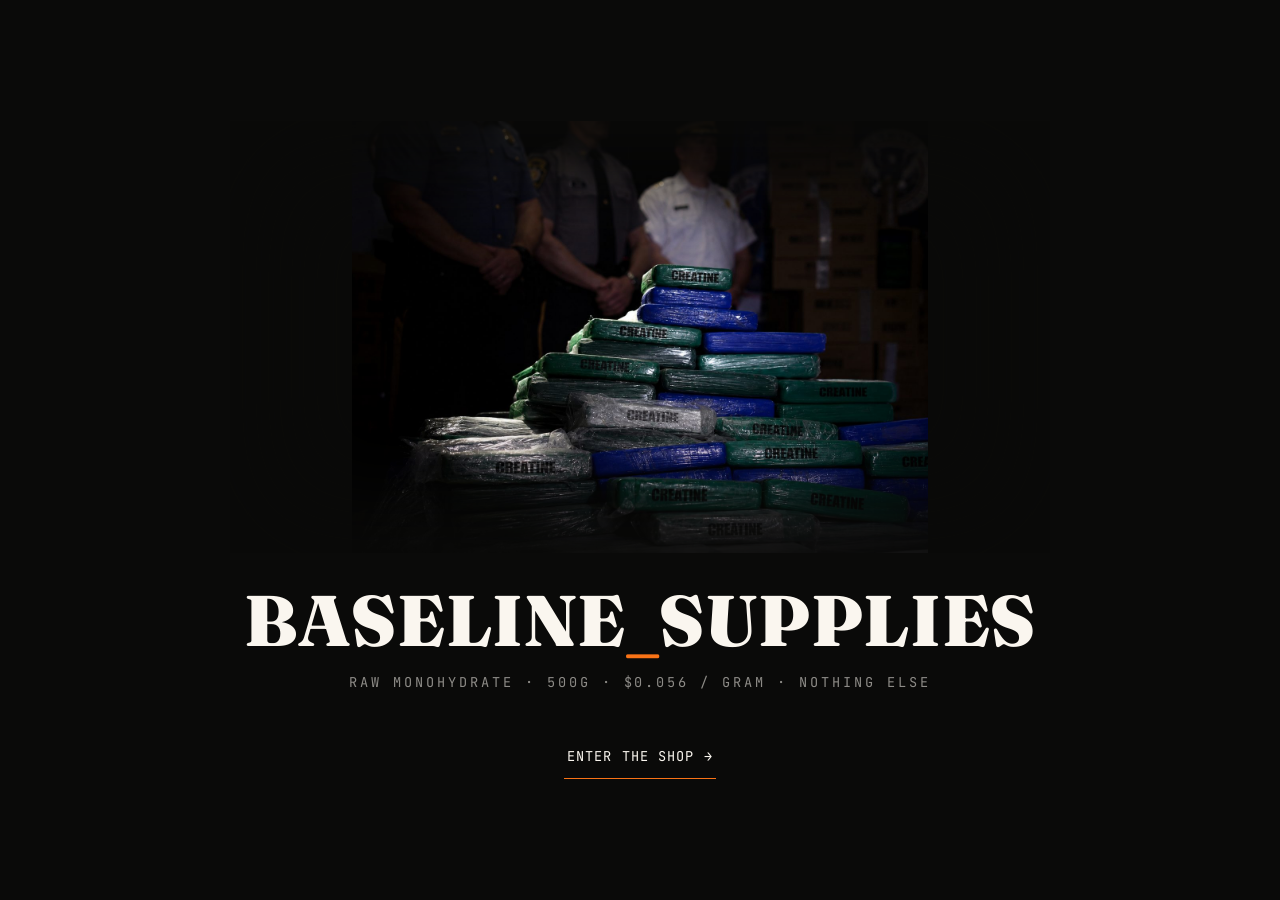
<file: index.html>
<!doctype html>
<html lang="en">
<head>
<meta charset="UTF-8">
<meta name="viewport" content="width=device-width, initial-scale=1">
<title>BASELINE_ — Raw Creatine Monohydrate</title>
<meta name="description" content="Raw creatine monohydrate. One ingredient, priced in the open. Baseline Supplies.">
<link rel="preconnect" href="https://fonts.googleapis.com">
<link rel="preconnect" href="https://fonts.gstatic.com" crossorigin>
<link href="https://fonts.googleapis.com/css2?family=Fraunces:opsz,wght@9..144,600;9..144,900&family=JetBrains+Mono:wght@400;500&display=swap" rel="stylesheet">
<style>
  :root {
    --void: #0a0a09;
    --paper: #faf6ef;
    --signal: #f97316;
    --mist: rgba(250, 246, 239, 0.55);
  }

  * { box-sizing: border-box; margin: 0; padding: 0; }

  body {
    background: var(--void);
    color: var(--paper);
    font-family: "JetBrains Mono", monospace;
    min-height: 100vh;
    min-height: 100dvh;
    display: flex;
    flex-direction: column;
    align-items: center;
    justify-content: center;
    padding: clamp(1.5rem, 4vw, 3rem);
    -webkit-font-smoothing: antialiased;
  }

  :focus-visible {
    outline: 3px solid var(--signal);
    outline-offset: 4px;
  }

  .seizure {
    width: min(820px, 100%);
    animation: settle 1s cubic-bezier(0.22, 1, 0.36, 1) both;
  }

  .seizure__frame {
    position: relative;
    line-height: 0;
    display: flex;
    justify-content: center;
  }

  .seizure__frame img {
    max-width: 100%;
    max-height: 48vh;
    width: auto;
    height: auto;
    display: block;
  }

  /* photographic vignette so the frame melts into the page */
  .seizure__frame::after {
    content: "";
    position: absolute;
    inset: 0;
    box-shadow: inset 0 0 90px 50px var(--void);
    pointer-events: none;
  }

  .word {
    margin-top: clamp(1rem, 3vw, 2rem);
    text-align: center;
    animation: rise 0.9s 0.35s cubic-bezier(0.22, 1, 0.36, 1) both;
  }

  .word h1 {
    font-family: "Fraunces", serif;
    font-weight: 900;
    font-size: clamp(1.85rem, 5.6vw, 4.5rem);
    line-height: 1;
    letter-spacing: 0.01em;
    text-transform: uppercase;
  }

  .word h1 span { color: var(--signal); }

  .word__sub {
    margin-top: 1rem;
    font-size: clamp(0.7rem, 1.6vw, 0.85rem);
    letter-spacing: 0.22em;
    text-transform: uppercase;
    color: var(--mist);
  }

  .enter {
    margin-top: clamp(1.75rem, 4vw, 2.75rem);
    display: inline-flex;
    align-items: center;
    gap: 0.6rem;
    min-height: 44px;
    padding: 0.4rem 0.2rem;
    color: var(--paper);
    font-size: 0.85rem;
    letter-spacing: 0.08em;
    text-transform: uppercase;
    text-decoration: none;
    border-bottom: 1px solid var(--signal);
    animation: rise 0.9s 0.55s cubic-bezier(0.22, 1, 0.36, 1) both;
    transition: color 0.15s ease, border-color 0.15s ease;
  }
  .enter:hover { color: var(--signal); }
  .enter .arrow { transition: transform 0.2s ease; }
  .enter:hover .arrow { transform: translateX(5px); }

  @keyframes settle {
    from { opacity: 0; transform: scale(0.985); }
    to   { opacity: 1; transform: scale(1); }
  }
  @keyframes rise {
    from { opacity: 0; transform: translateY(14px); }
    to   { opacity: 1; transform: translateY(0); }
  }

  @media (prefers-reduced-motion: reduce) {
    .seizure, .word, .enter { animation: none; }
    .enter .arrow { transition: none; }
  }
</style>
</head>
<body>

<main class="seizure">
  <div class="seizure__frame">
    <img src="assets/creatine-bricks.jpg"
         alt="A press-conference pile of shrink-wrapped bricks, each stamped CREATINE, with officers standing behind it"
         width="1448" height="1086" fetchpriority="high">
  </div>

  <div class="word">
    <h1>Baseline<span>_</span>Supplies</h1>
    <p class="word__sub">Raw monohydrate · 500g · $0.056 / gram · nothing else</p>
    <a href="home.html" class="enter">Enter the shop <span class="arrow">→</span></a>
  </div>
</main>

</body>
</html>
</file>
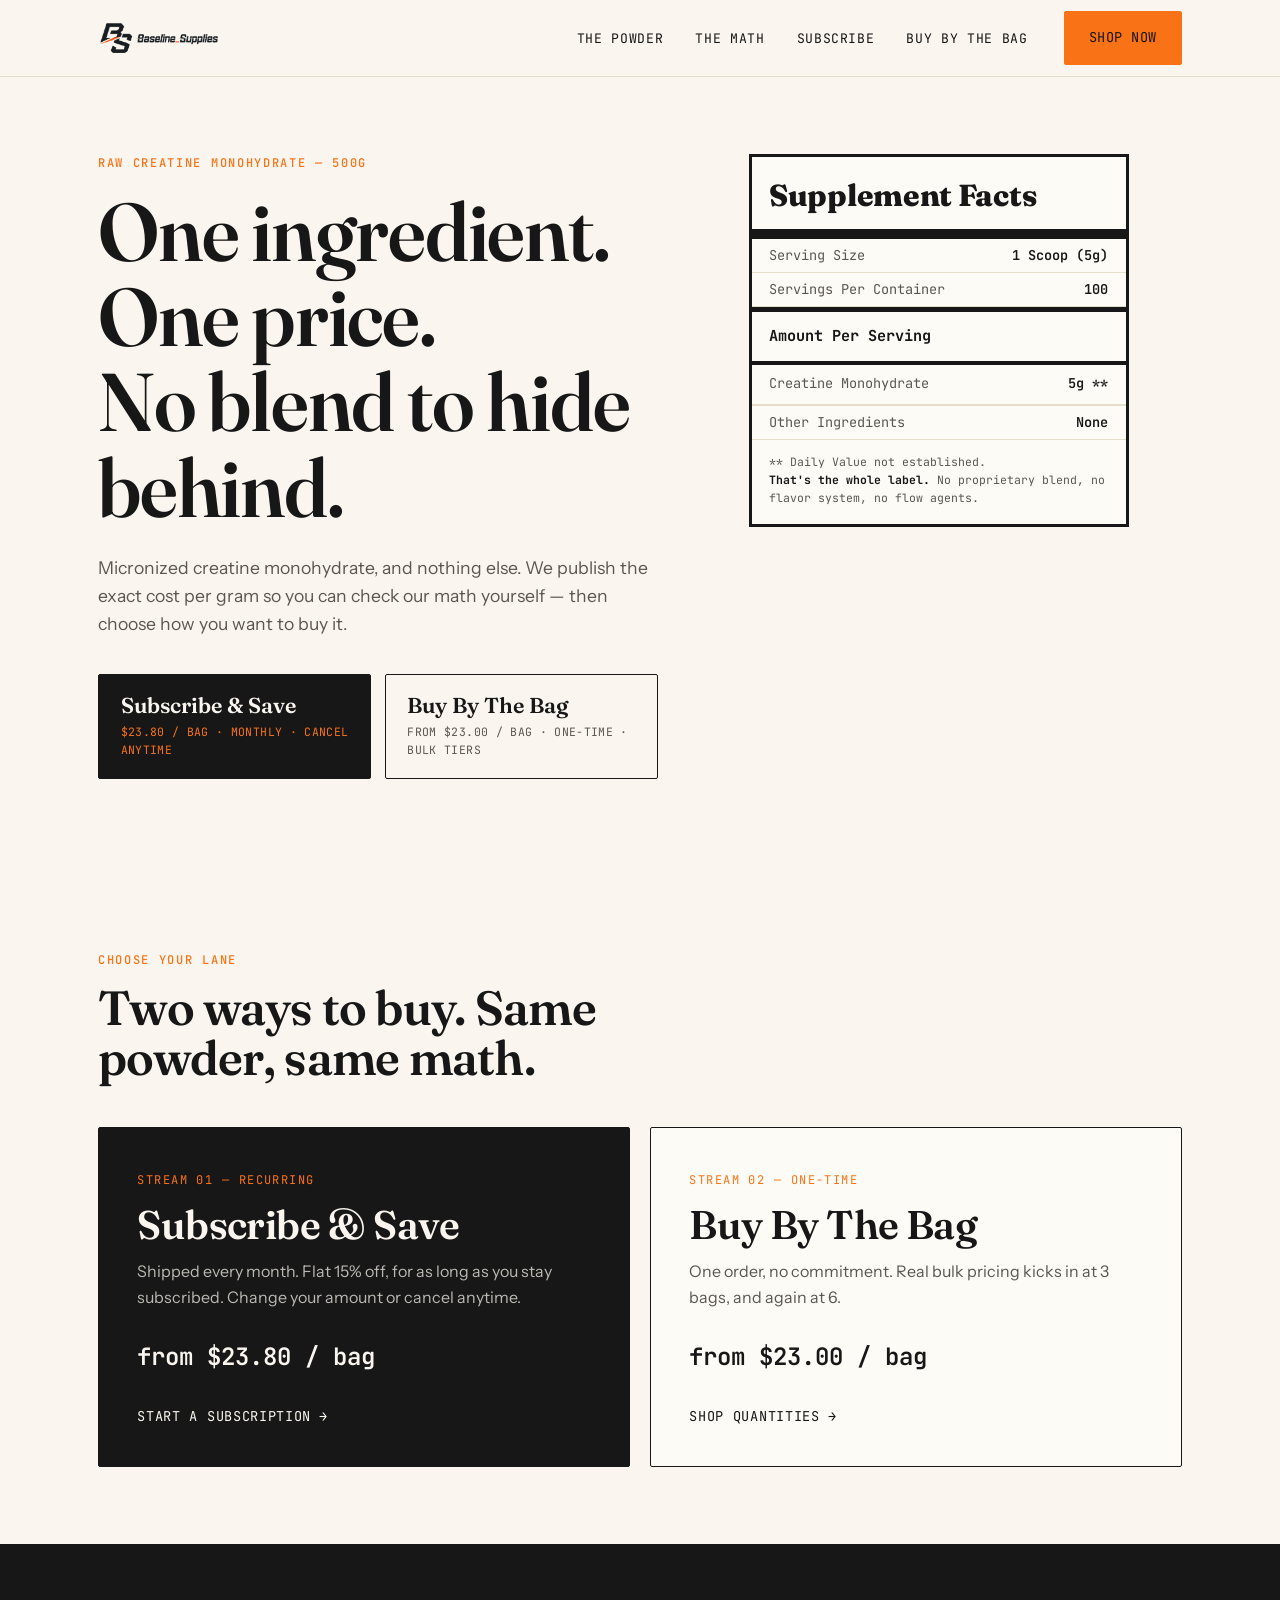
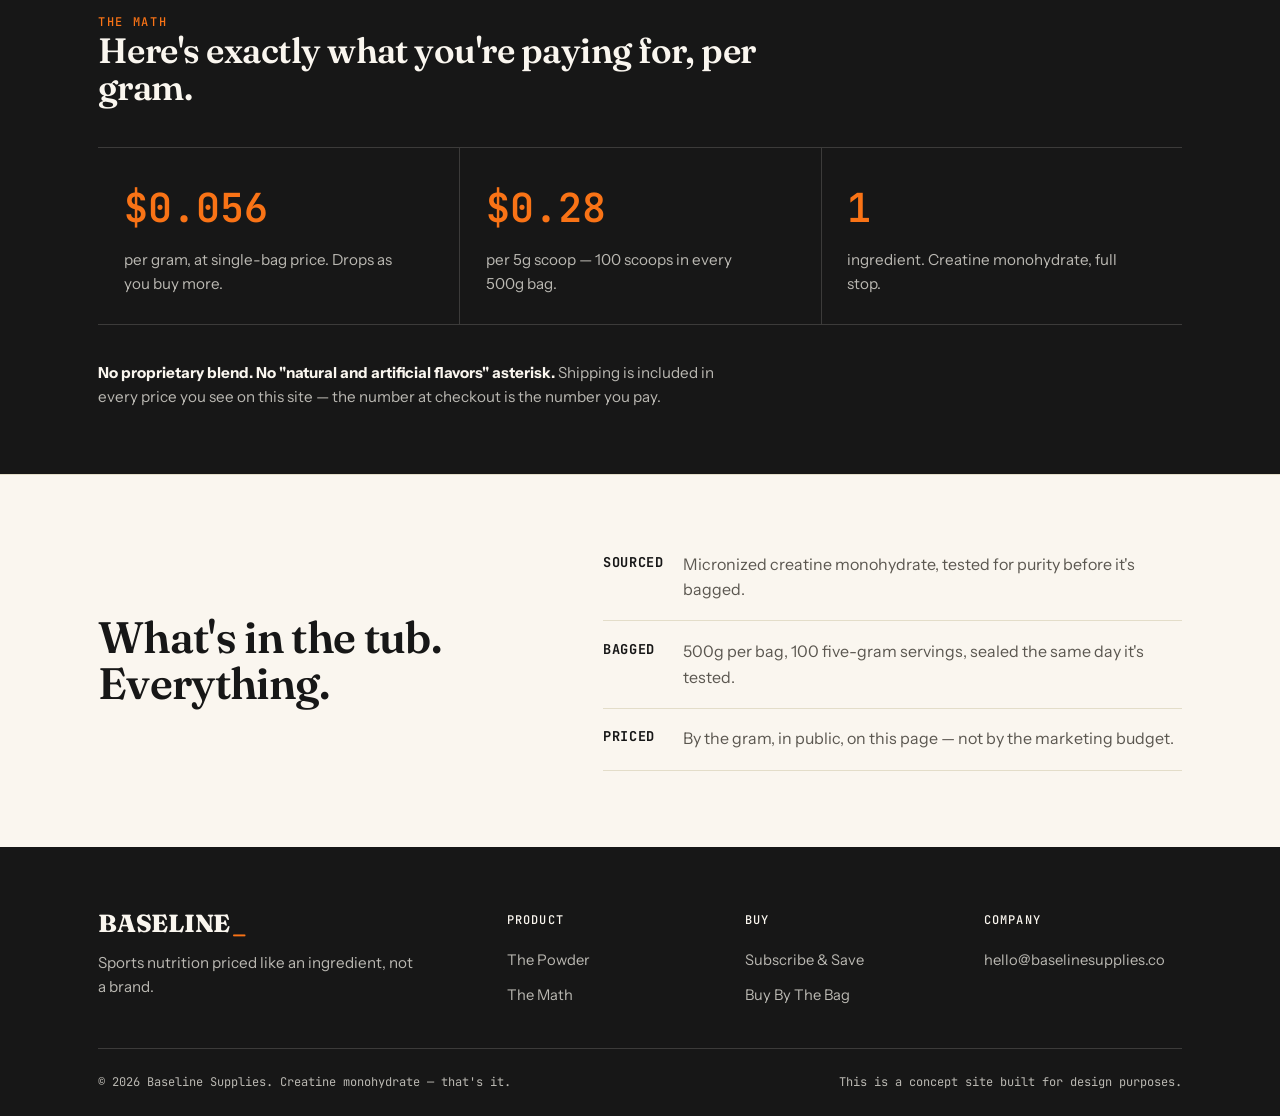
<file: home.html>
<!doctype html>
<html lang="en">
<head>
<meta charset="UTF-8">
<meta name="viewport" content="width=device-width, initial-scale=1">
<title>Baseline_Supplies — Raw Creatine Monohydrate, Priced Openly</title>
<meta name="description" content="Micronized creatine monohydrate. One ingredient, published cost per gram, and two honest ways to buy it: subscribe and save, or buy by the bag.">
<link rel="preconnect" href="https://fonts.googleapis.com">
<link rel="preconnect" href="https://fonts.gstatic.com" crossorigin>
<link href="https://fonts.googleapis.com/css2?family=Fraunces:opsz,wght@9..144,400;9..144,600;9..144,900&family=Instrument+Sans:wght@400;500;600;700&family=JetBrains+Mono:wght@400;500;600&display=swap" rel="stylesheet">
<link rel="stylesheet" href="styles.css?v=3">
</head>
<body>

<header class="site-header">
  <div class="wrap">
    <a href="home.html" class="brand" aria-label="Baseline Supplies, home">
      <img src="assets/logo.png" alt="Baseline Supplies" class="brand__logo">
    </a>
    <nav class="site-nav" id="siteNav">
      <ul class="site-nav__links">
        <li><a href="home.html#facts">The Powder</a></li>
        <li><a href="home.html#math">The Math</a></li>
        <li><a href="subscribe.html">Subscribe</a></li>
        <li><a href="shop.html">Buy By The Bag</a></li>
      </ul>
      <a href="home.html#choose" class="btn btn--solid site-nav__cta">Shop now</a>
      <button class="nav-toggle" id="navToggle" aria-expanded="false" aria-controls="siteNav" aria-label="Toggle menu">
        <span class="nav-toggle__bar"></span>
      </button>
    </nav>
  </div>
</header>

<main>

  <!-- HERO -->
  <section class="hero">
    <div class="wrap hero__grid">
      <div class="hero__copy">
        <span class="eyebrow">Raw Creatine Monohydrate — 500g</span>
        <h1>One ingredient.<br>One price.<br>No blend to hide behind.</h1>
        <p class="hero__sub">
          Micronized creatine monohydrate, and nothing else. We publish the exact
          cost per gram so you can check our math yourself — then choose how you
          want to buy it.
        </p>
        <div class="hero__choice" role="group" aria-label="Choose how to buy">
          <a href="subscribe.html" class="choice-btn choice-btn--solid">
            <span class="choice-btn__label">Subscribe &amp; Save</span>
            <span class="choice-btn__meta">$23.80 / bag · monthly · cancel anytime</span>
          </a>
          <a href="shop.html" class="choice-btn choice-btn--outline">
            <span class="choice-btn__label">Buy By The Bag</span>
            <span class="choice-btn__meta">from $23.00 / bag · one-time · bulk tiers</span>
          </a>
        </div>
      </div>

      <div class="hero__facts" id="facts">
        <div class="facts">
          <div class="facts__title">Supplement Facts</div>
          <div class="facts__row facts__row--tight">
            <span>Serving Size</span><span>1 Scoop (5g)</span>
          </div>
          <div class="facts__row facts__row--tight">
            <span>Servings Per Container</span><span>100</span>
          </div>
          <hr class="facts__divider">
          <div class="facts__amount">
            <span>Amount Per Serving</span><span></span>
          </div>
          <div class="facts__row">
            <span>Creatine Monohydrate</span><span>5g **</span>
          </div>
          <hr class="facts__divider facts__divider--thin">
          <div class="facts__row facts__row--tight">
            <span>Other Ingredients</span><span>None</span>
          </div>
          <div class="facts__foot">
            ** Daily Value not established.<br>
            <strong>That's the whole label.</strong> No proprietary blend, no
            flavor system, no flow agents.
          </div>
        </div>
      </div>
    </div>
  </section>

  <!-- TWO-PATH SPLIT -->
  <section class="paths" id="choose">
    <div class="wrap">
      <div class="paths__head">
        <span class="eyebrow">Choose your lane</span>
        <h2>Two ways to buy. Same powder, same math.</h2>
      </div>

      <div class="paths__grid">
        <a href="subscribe.html" class="path-card path-card--dark">
          <div>
            <span class="path-card__tag">Stream 01 — Recurring</span>
            <h3>Subscribe &amp; Save</h3>
            <p class="path-card__desc">
              Shipped every month. Flat 15% off, for as long as you stay
              subscribed. Change your amount or cancel anytime.
            </p>
            <div class="path-card__price">from $23.80 / bag</div>
          </div>
          <span class="path-card__cta">Start a subscription <span class="path-card__arrow">→</span></span>
        </a>

        <a href="shop.html" class="path-card path-card--light">
          <div>
            <span class="path-card__tag">Stream 02 — One-time</span>
            <h3>Buy By The Bag</h3>
            <p class="path-card__desc">
              One order, no commitment. Real bulk pricing kicks in at 3 bags,
              and again at 6.
            </p>
            <div class="path-card__price">from $23.00 / bag</div>
          </div>
          <span class="path-card__cta">Shop quantities <span class="path-card__arrow">→</span></span>
        </a>
      </div>
    </div>
  </section>

  <!-- LEDGER / THE MATH -->
  <section class="ledger" id="math">
    <div class="wrap">
      <span class="eyebrow eyebrow--on-dark">The Math</span>
      <h2>Here's exactly what you're paying for, per gram.</h2>

      <div class="ledger__grid">
        <div class="ledger__item">
          <div class="ledger__figure">$0.056</div>
          <div class="ledger__label">per gram, at single-bag price. Drops as you buy more.</div>
        </div>
        <div class="ledger__item">
          <div class="ledger__figure">$0.28</div>
          <div class="ledger__label">per 5g scoop — 100 scoops in every 500g bag.</div>
        </div>
        <div class="ledger__item">
          <div class="ledger__figure">1</div>
          <div class="ledger__label">ingredient. Creatine monohydrate, full stop.</div>
        </div>
      </div>

      <p class="ledger__note">
        <strong>No proprietary blend. No "natural and artificial flavors" asterisk.</strong>
        Shipping is included in every price you see on this site — the number at
        checkout is the number you pay.
      </p>
    </div>
  </section>

  <!-- INGREDIENT STATEMENT -->
  <section class="statement">
    <div class="wrap statement__grid">
      <h2>What's in the tub. Everything.</h2>
      <ul class="statement__list">
        <li><strong>Sourced</strong> Micronized creatine monohydrate, tested for purity before it's bagged.</li>
        <li><strong>Bagged</strong> 500g per bag, 100 five-gram servings, sealed the same day it's tested.</li>
        <li><strong>Priced</strong> By the gram, in public, on this page — not by the marketing budget.</li>
      </ul>
    </div>
  </section>

</main>

<footer class="site-footer">
  <div class="wrap">
    <div class="footer__top">
      <div class="footer__brand">
        <a href="home.html" class="brand">BASELINE<span class="brand__accent">_</span></a>
        <p class="footer__tagline">Sports nutrition priced like an ingredient, not a brand.</p>
      </div>
      <div class="footer__col">
        <h4>Product</h4>
        <ul>
          <li><a href="home.html#facts">The Powder</a></li>
          <li><a href="home.html#math">The Math</a></li>
        </ul>
      </div>
      <div class="footer__col">
        <h4>Buy</h4>
        <ul>
          <li><a href="subscribe.html">Subscribe &amp; Save</a></li>
          <li><a href="shop.html">Buy By The Bag</a></li>
        </ul>
      </div>
      <div class="footer__col">
        <h4>Company</h4>
        <ul>
          <li><a href="mailto:hello@baselinesupplies.co">hello@baselinesupplies.co</a></li>
        </ul>
      </div>
    </div>
    <div class="footer__bottom">
      <span>© 2026 Baseline Supplies. Creatine monohydrate — that's it.</span>
      <span>This is a concept site built for design purposes.</span>
    </div>
  </div>
</footer>

<script src="script.js?v=3"></script>
</body>
</html>
</file>
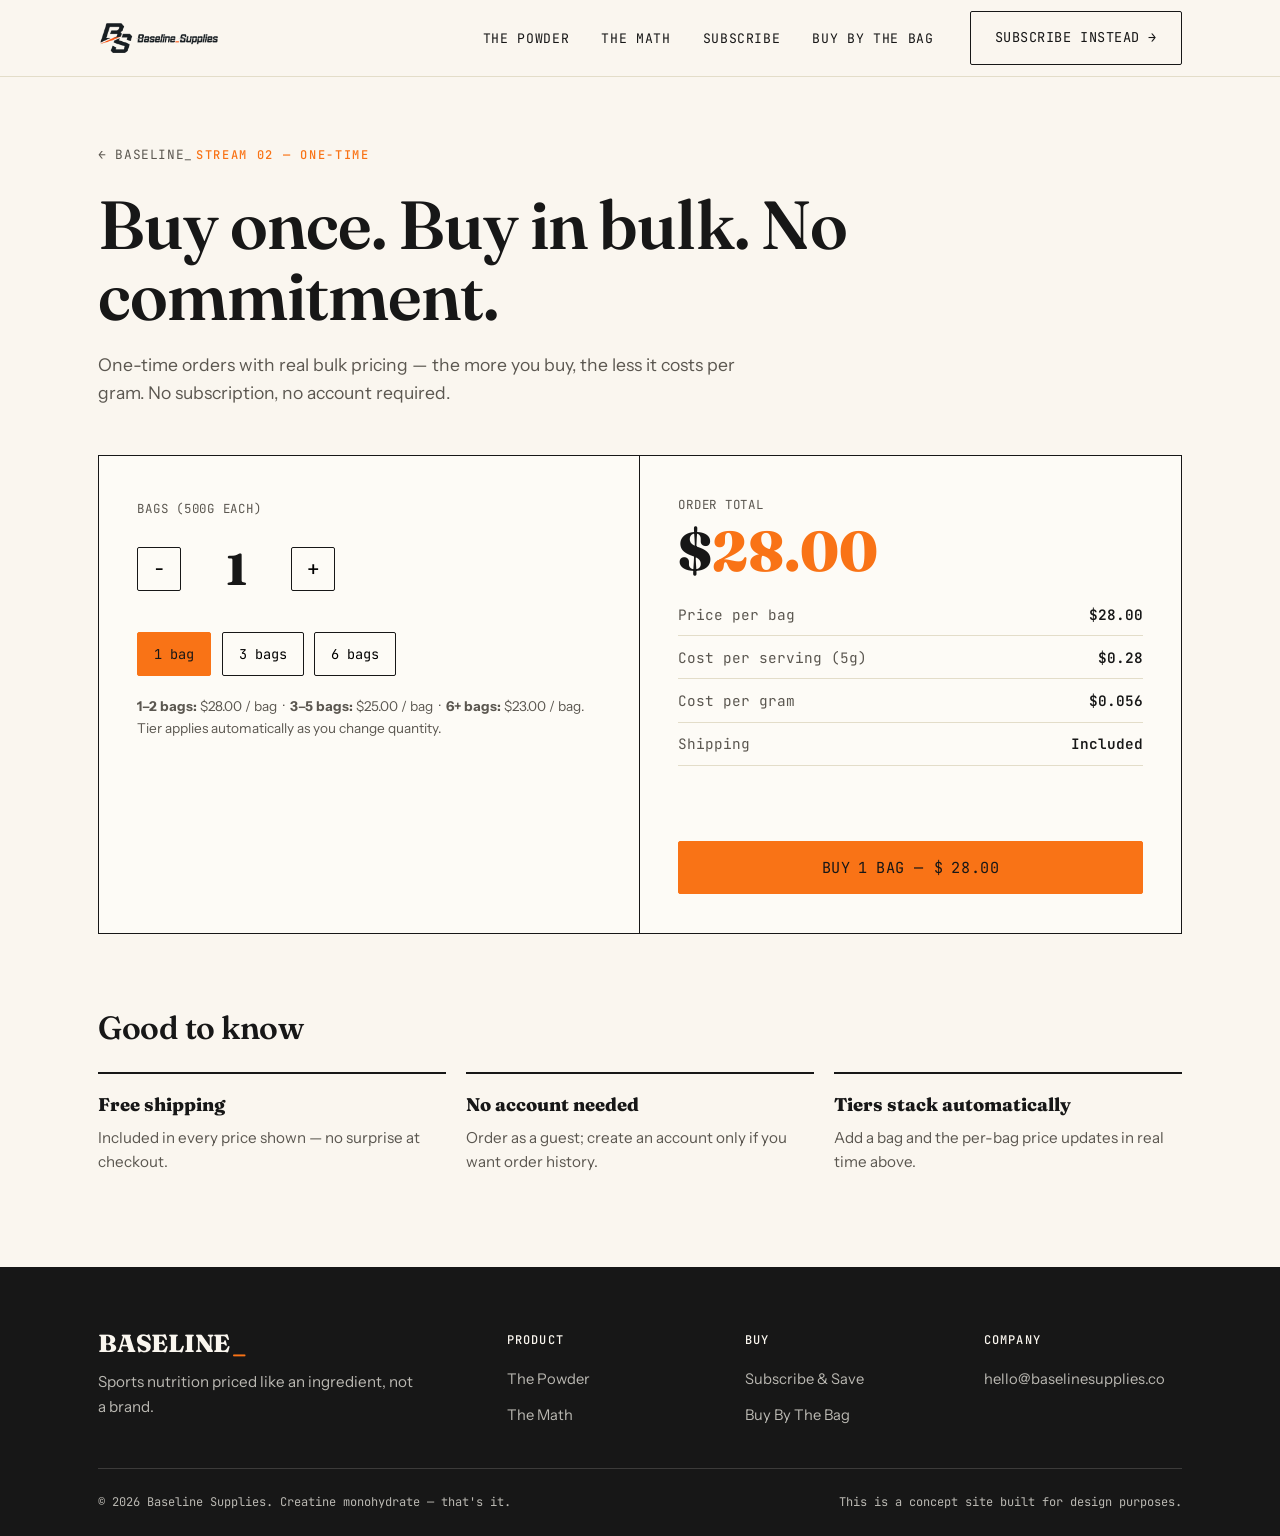
<file: shop.html>
<!doctype html>
<html lang="en">
<head>
<meta charset="UTF-8">
<meta name="viewport" content="width=device-width, initial-scale=1">
<title>Buy By The Bag — Baseline_Supplies</title>
<meta name="description" content="Buy raw creatine monohydrate once, in whatever quantity you need. Real bulk pricing at 3 bags and 6 bags. No subscription required.">
<link rel="preconnect" href="https://fonts.googleapis.com">
<link rel="preconnect" href="https://fonts.gstatic.com" crossorigin>
<link href="https://fonts.googleapis.com/css2?family=Fraunces:opsz,wght@9..144,400;9..144,600;9..144,900&family=Instrument+Sans:wght@400;500;600;700&family=JetBrains+Mono:wght@400;500;600&display=swap" rel="stylesheet">
<link rel="stylesheet" href="styles.css?v=3">
</head>
<body>

<header class="site-header">
  <div class="wrap">
    <a href="home.html" class="brand" aria-label="Baseline Supplies, home">
      <img src="assets/logo.png" alt="Baseline Supplies" class="brand__logo">
    </a>
    <nav class="site-nav" id="siteNav">
      <ul class="site-nav__links">
        <li><a href="home.html#facts">The Powder</a></li>
        <li><a href="home.html#math">The Math</a></li>
        <li><a href="subscribe.html">Subscribe</a></li>
        <li><a href="shop.html">Buy By The Bag</a></li>
      </ul>
      <a href="subscribe.html" class="btn btn--outline-ink site-nav__cta">Subscribe instead →</a>
      <button class="nav-toggle" id="navToggle" aria-expanded="false" aria-controls="siteNav" aria-label="Toggle menu">
        <span class="nav-toggle__bar"></span>
      </button>
    </nav>
  </div>
</header>

<main>
  <section class="subhero">
    <div class="wrap">
      <a href="home.html" class="subhero__back">← Baseline_</a>
      <span class="eyebrow">Stream 02 — One-time</span>
      <h1>Buy once. Buy in bulk. No commitment.</h1>
      <p class="subhero__sub">
        One-time orders with real bulk pricing — the more you buy, the less
        it costs per gram. No subscription, no account required.
      </p>
    </div>
  </section>

  <section class="calc">
    <div class="wrap">
      <div class="calc__card">
        <div class="calc__controls">
          <span class="calc__label">Bags (500g each)</span>
          <div class="stepper">
            <button class="stepper__btn" id="shopDown" aria-label="Decrease quantity">−</button>
            <span class="stepper__value" id="shopQty">1</span>
            <button class="stepper__btn" id="shopUp" aria-label="Increase quantity">+</button>
          </div>

          <div class="tier-select" role="group" aria-label="Quick select quantity">
            <button class="tier-btn" data-qty="1" aria-pressed="true">1 bag</button>
            <button class="tier-btn" data-qty="3" aria-pressed="false">3 bags</button>
            <button class="tier-btn" data-qty="6" aria-pressed="false">6 bags</button>
          </div>

          <p class="tier-note">
            <strong>1–2 bags:</strong> $28.00 / bag &nbsp;·&nbsp;
            <strong>3–5 bags:</strong> $25.00 / bag &nbsp;·&nbsp;
            <strong>6+ bags:</strong> $23.00 / bag.
            Tier applies automatically as you change quantity.
          </p>
        </div>

        <div class="calc__output">
          <span class="calc__total-label">Order total</span>
          <div class="calc__total">$<span id="shopTotal">28.00</span></div>

          <div class="calc__breakdown">
            <div class="calc__breakdown-row"><span>Price per bag</span><strong id="shopUnit">$28.00</strong></div>
            <div class="calc__breakdown-row"><span>Cost per serving (5g)</span><strong id="shopServing">$0.28</strong></div>
            <div class="calc__breakdown-row"><span>Cost per gram</span><strong id="shopGram">$0.056</strong></div>
            <div class="calc__breakdown-row"><span>Shipping</span><strong>Included</strong></div>
          </div>

          <p class="calc__savings" id="shopSavingsWrap" style="visibility:hidden;">You save $<span id="shopSavings">0.00</span> vs. buying single bags.</p>

          <button class="btn btn--solid calc__cta" id="shopCta">Buy <span id="shopCtaQty">1</span> bag — $<span id="shopCtaPrice">28.00</span></button>
          <div class="calc__confirm" id="shopConfirm">
            ✓ Order set: <span id="shopConfirmQty">1</span> bag(s) for $<span id="shopConfirmPrice">28.00</span>. In a live store, this would continue to checkout.
          </div>
        </div>
      </div>
    </div>
  </section>

  <section class="good-to-know">
    <div class="wrap">
      <h2>Good to know</h2>
      <ul class="good-to-know__list">
        <li><strong>Free shipping</strong>Included in every price shown — no surprise at checkout.</li>
        <li><strong>No account needed</strong>Order as a guest; create an account only if you want order history.</li>
        <li><strong>Tiers stack automatically</strong>Add a bag and the per-bag price updates in real time above.</li>
      </ul>
    </div>
  </section>
</main>

<footer class="site-footer">
  <div class="wrap">
    <div class="footer__top">
      <div class="footer__brand">
        <a href="home.html" class="brand">BASELINE<span class="brand__accent">_</span></a>
        <p class="footer__tagline">Sports nutrition priced like an ingredient, not a brand.</p>
      </div>
      <div class="footer__col">
        <h4>Product</h4>
        <ul>
          <li><a href="home.html#facts">The Powder</a></li>
          <li><a href="home.html#math">The Math</a></li>
        </ul>
      </div>
      <div class="footer__col">
        <h4>Buy</h4>
        <ul>
          <li><a href="subscribe.html">Subscribe &amp; Save</a></li>
          <li><a href="shop.html">Buy By The Bag</a></li>
        </ul>
      </div>
      <div class="footer__col">
        <h4>Company</h4>
        <ul>
          <li><a href="mailto:hello@baselinesupplies.co">hello@baselinesupplies.co</a></li>
        </ul>
      </div>
    </div>
    <div class="footer__bottom">
      <span>© 2026 Baseline Supplies. Creatine monohydrate — that's it.</span>
      <span>This is a concept site built for design purposes.</span>
    </div>
  </div>
</footer>

<script src="script.js?v=3"></script>
</body>
</html>
</file>
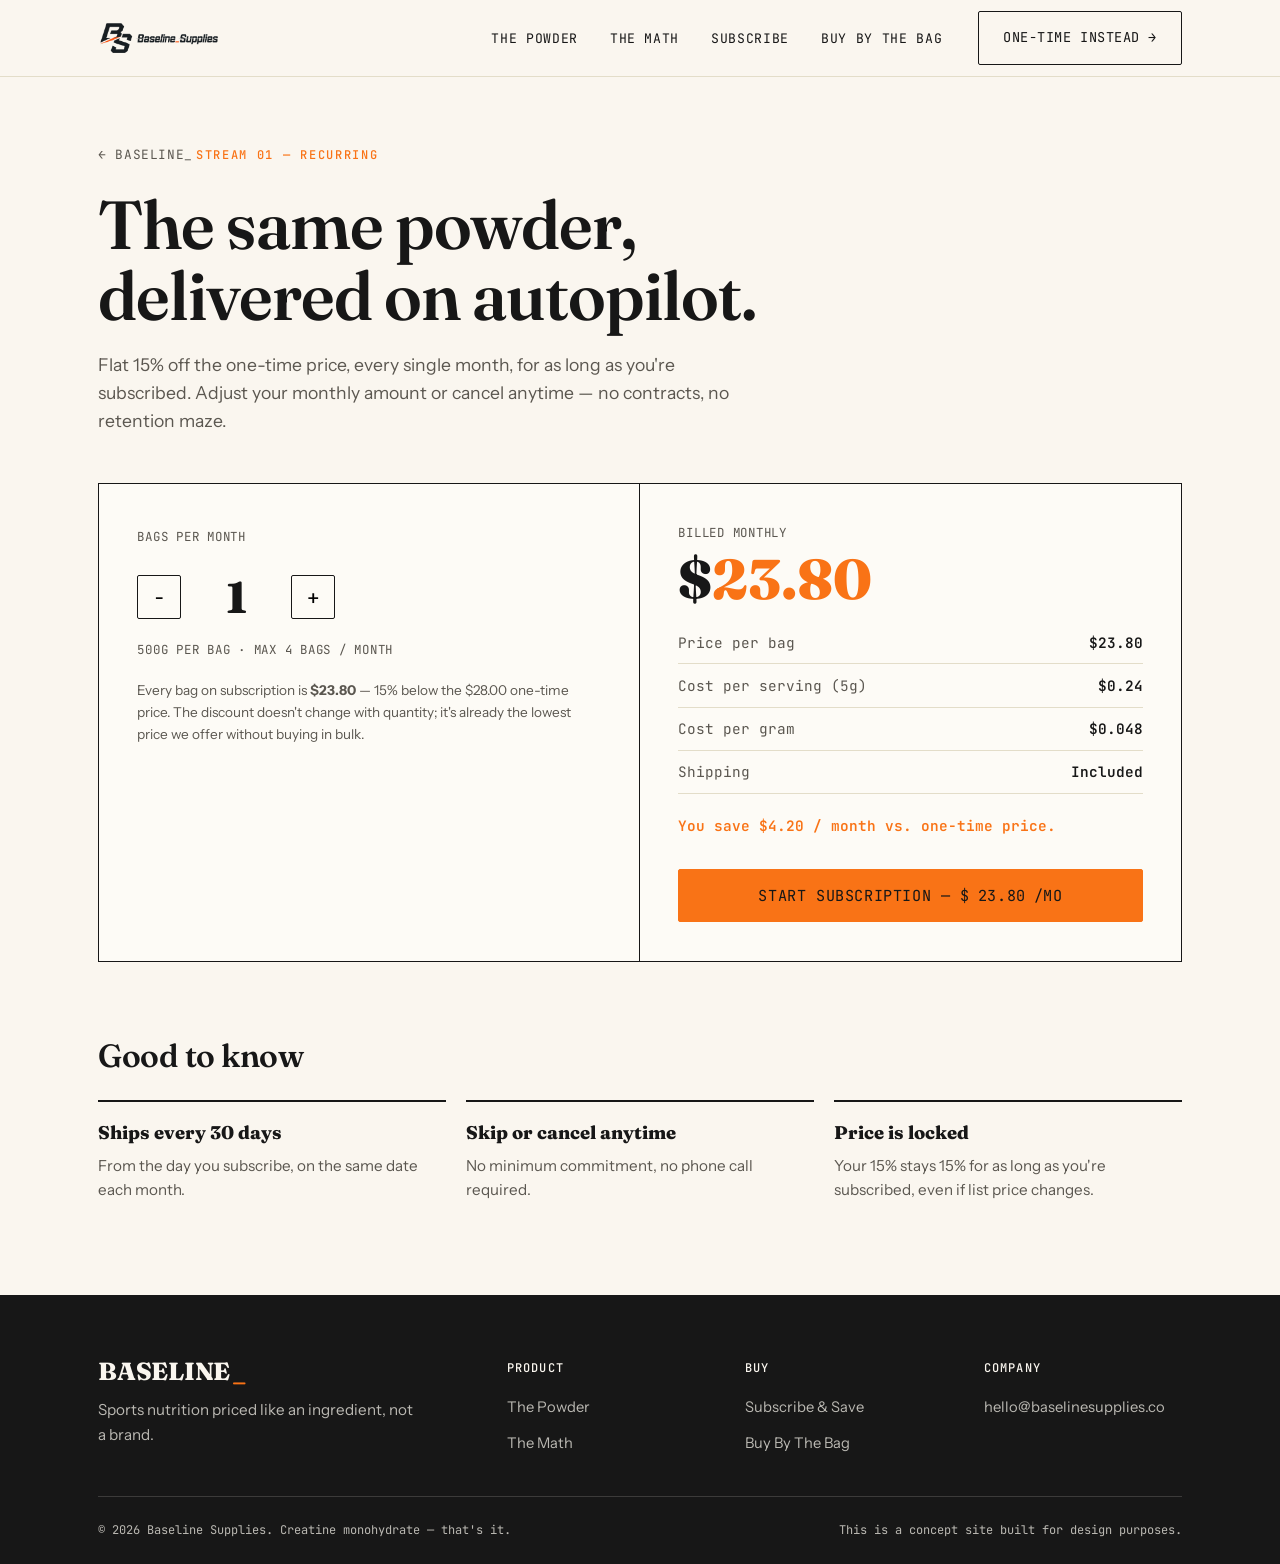
<file: subscribe.html>
<!doctype html>
<html lang="en">
<head>
<meta charset="UTF-8">
<meta name="viewport" content="width=device-width, initial-scale=1">
<title>Subscribe & Save — Baseline_Supplies</title>
<meta name="description" content="Subscribe to raw creatine monohydrate. Flat 15% off the one-time price, every month, for as long as you're subscribed. Cancel anytime.">
<link rel="preconnect" href="https://fonts.googleapis.com">
<link rel="preconnect" href="https://fonts.gstatic.com" crossorigin>
<link href="https://fonts.googleapis.com/css2?family=Fraunces:opsz,wght@9..144,400;9..144,600;9..144,900&family=Instrument+Sans:wght@400;500;600;700&family=JetBrains+Mono:wght@400;500;600&display=swap" rel="stylesheet">
<link rel="stylesheet" href="styles.css?v=3">
</head>
<body>

<header class="site-header">
  <div class="wrap">
    <a href="home.html" class="brand" aria-label="Baseline Supplies, home">
      <img src="assets/logo.png" alt="Baseline Supplies" class="brand__logo">
    </a>
    <nav class="site-nav" id="siteNav">
      <ul class="site-nav__links">
        <li><a href="home.html#facts">The Powder</a></li>
        <li><a href="home.html#math">The Math</a></li>
        <li><a href="subscribe.html">Subscribe</a></li>
        <li><a href="shop.html">Buy By The Bag</a></li>
      </ul>
      <a href="shop.html" class="btn btn--outline-ink site-nav__cta">One-time instead →</a>
      <button class="nav-toggle" id="navToggle" aria-expanded="false" aria-controls="siteNav" aria-label="Toggle menu">
        <span class="nav-toggle__bar"></span>
      </button>
    </nav>
  </div>
</header>

<main>
  <section class="subhero">
    <div class="wrap">
      <a href="home.html" class="subhero__back">← Baseline_</a>
      <span class="eyebrow">Stream 01 — Recurring</span>
      <h1>The same powder, delivered on autopilot.</h1>
      <p class="subhero__sub">
        Flat 15% off the one-time price, every single month, for as long as
        you're subscribed. Adjust your monthly amount or cancel anytime —
        no contracts, no retention maze.
      </p>
    </div>
  </section>

  <section class="calc">
    <div class="wrap">
      <div class="calc__card">
        <div class="calc__controls">
          <span class="calc__label">Bags per month</span>
          <div class="stepper">
            <button class="stepper__btn" id="subDown" aria-label="Decrease bags per month">−</button>
            <span class="stepper__value" id="subQty">1</span>
            <button class="stepper__btn" id="subUp" aria-label="Increase bags per month">+</button>
          </div>
          <p class="calc__label" style="margin-top:0.5rem;">500g per bag · max 4 bags / month</p>

          <p class="tier-note">
            Every bag on subscription is <strong>$23.80</strong> — 15% below
            the $28.00 one-time price. The discount doesn't change with
            quantity; it's already the lowest price we offer without buying
            in bulk.
          </p>
        </div>

        <div class="calc__output">
          <span class="calc__total-label">Billed monthly</span>
          <div class="calc__total">$<span id="subTotal">23.80</span></div>

          <div class="calc__breakdown">
            <div class="calc__breakdown-row"><span>Price per bag</span><strong>$23.80</strong></div>
            <div class="calc__breakdown-row"><span>Cost per serving (5g)</span><strong id="subServing">$0.24</strong></div>
            <div class="calc__breakdown-row"><span>Cost per gram</span><strong id="subGram">$0.048</strong></div>
            <div class="calc__breakdown-row"><span>Shipping</span><strong>Included</strong></div>
          </div>

          <p class="calc__savings">You save $<span id="subSavings">4.20</span> / month vs. one-time price.</p>

          <button class="btn btn--solid calc__cta" id="subCta">Start subscription — $<span id="subCtaPrice">23.80</span>/mo</button>
          <div class="calc__confirm" id="subConfirm">
            ✓ Subscription set at $<span id="subConfirmPrice">23.80</span>/mo. In a live store, a confirmation would land in your inbox next.
          </div>
        </div>
      </div>
    </div>
  </section>

  <section class="good-to-know">
    <div class="wrap">
      <h2>Good to know</h2>
      <ul class="good-to-know__list">
        <li><strong>Ships every 30 days</strong>From the day you subscribe, on the same date each month.</li>
        <li><strong>Skip or cancel anytime</strong>No minimum commitment, no phone call required.</li>
        <li><strong>Price is locked</strong>Your 15% stays 15% for as long as you're subscribed, even if list price changes.</li>
      </ul>
    </div>
  </section>
</main>

<footer class="site-footer">
  <div class="wrap">
    <div class="footer__top">
      <div class="footer__brand">
        <a href="home.html" class="brand">BASELINE<span class="brand__accent">_</span></a>
        <p class="footer__tagline">Sports nutrition priced like an ingredient, not a brand.</p>
      </div>
      <div class="footer__col">
        <h4>Product</h4>
        <ul>
          <li><a href="home.html#facts">The Powder</a></li>
          <li><a href="home.html#math">The Math</a></li>
        </ul>
      </div>
      <div class="footer__col">
        <h4>Buy</h4>
        <ul>
          <li><a href="subscribe.html">Subscribe &amp; Save</a></li>
          <li><a href="shop.html">Buy By The Bag</a></li>
        </ul>
      </div>
      <div class="footer__col">
        <h4>Company</h4>
        <ul>
          <li><a href="mailto:hello@baselinesupplies.co">hello@baselinesupplies.co</a></li>
        </ul>
      </div>
    </div>
    <div class="footer__bottom">
      <span>© 2026 Baseline Supplies. Creatine monohydrate — that's it.</span>
      <span>This is a concept site built for design purposes.</span>
    </div>
  </div>
</footer>

<script src="script.js?v=3"></script>
</body>
</html>
</file>
<file: styles.css>
/* =========================================================
   BASELINE_ — design tokens
   Ink/paper/signal-orange, no gradients, no purple.
   Display: Fraunces (editorial serif, restrained)
   Body:    Instrument Sans
   Data:    JetBrains Mono (prices, specs, labels)
   ========================================================= */

:root {
  --ink: #171717;
  --paper: #faf6ef;
  --paper-soft: #fdfbf6;
  --signal: #f97316;
  --graphite: #5b5750;
  --line: #e3ddc9;
  --line-dark: rgba(250, 246, 239, 0.16);
  --paper-dark-text: rgba(250, 246, 239, 0.72);

  --font-display: "Fraunces", serif;
  --font-body: "Instrument Sans", sans-serif;
  --font-mono: "JetBrains Mono", monospace;

  --container: 1180px;
  --gutter: clamp(1.25rem, 4vw, 3rem);

  --ease: cubic-bezier(0.22, 1, 0.36, 1);
}

@media (prefers-reduced-motion: reduce) {
  :root { --ease: linear; }
}

* { box-sizing: border-box; }
html { scroll-behavior: smooth; }
@media (prefers-reduced-motion: reduce) {
  html { scroll-behavior: auto; }
  *, *::before, *::after {
    animation-duration: 0.001ms !important;
    animation-iteration-count: 1 !important;
    transition-duration: 0.001ms !important;
    scroll-behavior: auto !important;
  }
}

body {
  margin: 0;
  background: var(--paper);
  color: var(--ink);
  font-family: var(--font-body);
  font-size: 16px;
  line-height: 1.6;
  -webkit-font-smoothing: antialiased;
}

img, svg { display: block; max-width: 100%; }

a { color: inherit; }

:focus-visible {
  outline: 3px solid var(--signal);
  outline-offset: 3px;
}

.wrap {
  max-width: var(--container);
  margin: 0 auto;
  padding-left: var(--gutter);
  padding-right: var(--gutter);
}

.eyebrow {
  font-family: var(--font-mono);
  font-size: 0.75rem;
  letter-spacing: 0.14em;
  text-transform: uppercase;
  color: var(--signal);
  font-weight: 500;
}

.eyebrow--on-dark { color: var(--signal); }

h1, h2, h3 {
  font-family: var(--font-display);
  font-weight: 600;
  letter-spacing: -0.015em;
  line-height: 1.04;
  margin: 0;
}

p { margin: 0; }

.btn {
  display: inline-flex;
  align-items: center;
  gap: 0.5rem;
  font-family: var(--font-mono);
  font-size: 0.85rem;
  letter-spacing: 0.04em;
  text-transform: uppercase;
  text-decoration: none;
  padding: 0.95rem 1.5rem;
  border-radius: 2px;
  border: 1.5px solid transparent;
  cursor: pointer;
  min-height: 44px;
  transition: transform 0.15s var(--ease), background 0.15s var(--ease), color 0.15s var(--ease), border-color .15s var(--ease);
}
.btn:active { transform: translateY(1px); }

.btn--solid {
  background: var(--signal);
  color: var(--ink);
  border-color: var(--signal);
}
.btn--solid:hover { background: #e2650a; border-color: #e2650a; }

.btn--outline-ink {
  background: transparent;
  color: var(--ink);
  border-color: var(--ink);
}
.btn--outline-ink:hover { background: var(--ink); color: var(--paper); }

.btn--outline-paper {
  background: transparent;
  color: var(--paper);
  border-color: var(--line-dark);
}
.btn--outline-paper:hover { background: var(--paper); color: var(--ink); border-color: var(--paper); }

/* =========================================================
   Header
   ========================================================= */

.site-header {
  position: sticky;
  top: 0;
  z-index: 40;
  background: var(--paper);
  border-bottom: 1px solid var(--line);
}

.site-header .wrap {
  display: flex;
  align-items: center;
  justify-content: space-between;
  height: 76px;
}

.brand {
  display: flex;
  align-items: center;
  gap: 0.1em;
  text-decoration: none;
  font-family: var(--font-display);
  font-weight: 800;
  font-size: 1.55rem;
  letter-spacing: -0.01em;
  color: var(--ink);
  line-height: 1;
}
.brand__accent { color: var(--signal); }
.brand__logo {
  height: 34px;
  width: auto;
  display: block;
}

.site-nav {
  display: flex;
  align-items: center;
  gap: 2.25rem;
}

.site-nav__links {
  display: flex;
  gap: 2rem;
  list-style: none;
  margin: 0;
  padding: 0;
}

.site-nav__links a {
  text-decoration: none;
  font-family: var(--font-mono);
  font-size: 0.82rem;
  letter-spacing: 0.05em;
  text-transform: uppercase;
  color: var(--ink);
  padding: 0.4rem 0;
  border-bottom: 1px solid transparent;
  transition: border-color 0.15s var(--ease), color .15s var(--ease);
}
.site-nav__links a:hover { border-color: var(--signal); }

.nav-toggle {
  display: none;
  background: none;
  border: 1.5px solid var(--ink);
  border-radius: 2px;
  width: 44px;
  height: 44px;
  align-items: center;
  justify-content: center;
  cursor: pointer;
}
.nav-toggle__bar,
.nav-toggle__bar::before,
.nav-toggle__bar::after {
  content: "";
  display: block;
  width: 20px;
  height: 2px;
  background: var(--ink);
  position: relative;
  transition: transform 0.2s var(--ease), opacity 0.2s var(--ease);
}
.nav-toggle__bar::before { position: absolute; top: -6px; }
.nav-toggle__bar::after { position: absolute; top: 6px; }

.nav-toggle[aria-expanded="true"] .nav-toggle__bar { background: transparent; }
.nav-toggle[aria-expanded="true"] .nav-toggle__bar::before { transform: translateY(6px) rotate(45deg); }
.nav-toggle[aria-expanded="true"] .nav-toggle__bar::after { transform: translateY(-6px) rotate(-45deg); }

/* =========================================================
   Hero
   ========================================================= */

.hero {
  padding: clamp(2.5rem, 6vw, 5rem) 0 clamp(3rem, 7vw, 6rem);
}

.hero__grid {
  display: grid;
  grid-template-columns: 1fr;
  gap: clamp(2.5rem, 5vw, 4rem);
  align-items: start;
}

@media (min-width: 1024px) {
  .hero__grid {
    grid-template-columns: 1.15fr 0.85fr;
  }
}

.hero__copy .eyebrow { margin-bottom: 1rem; display: block; }

.hero h1 {
  font-size: clamp(2.75rem, 6.4vw, 5.25rem);
}

.hero__sub {
  margin-top: 1.5rem;
  max-width: 46ch;
  font-size: 1.1rem;
  color: var(--graphite);
}

/* ---- Hero stream choice ---- */

.hero__choice {
  margin-top: 2.25rem;
  display: grid;
  grid-template-columns: 1fr;
  gap: 0.85rem;
  max-width: 560px;
}

@media (min-width: 560px) {
  .hero__choice { grid-template-columns: 1fr 1fr; }
}

.choice-btn {
  display: flex;
  flex-direction: column;
  gap: 0.35rem;
  padding: 1.15rem 1.35rem;
  text-decoration: none;
  border-radius: 2px;
  border: 1.5px solid var(--ink);
  transition: transform 0.15s var(--ease), background 0.15s var(--ease), color 0.15s var(--ease);
}
.choice-btn:active { transform: translateY(1px); }

.choice-btn__label {
  font-family: var(--font-display);
  font-weight: 600;
  font-size: 1.35rem;
  line-height: 1.1;
}

.choice-btn__meta {
  font-family: var(--font-mono);
  font-size: 0.72rem;
  letter-spacing: 0.03em;
  text-transform: uppercase;
}

.choice-btn--solid {
  background: var(--ink);
  color: var(--paper);
  border-color: var(--ink);
}
.choice-btn--solid .choice-btn__meta { color: var(--signal); }
.choice-btn--solid:hover { background: var(--signal); border-color: var(--signal); color: var(--ink); }
.choice-btn--solid:hover .choice-btn__meta { color: var(--ink); }

.choice-btn--outline {
  background: transparent;
  color: var(--ink);
}
.choice-btn--outline .choice-btn__meta { color: var(--graphite); }
.choice-btn--outline:hover { background: var(--ink); color: var(--paper); }
.choice-btn--outline:hover .choice-btn__meta { color: var(--signal); }

.hero__scroll {
  margin-top: 2.25rem;
  display: inline-flex;
  align-items: center;
  gap: 0.6rem;
  font-family: var(--font-mono);
  font-size: 0.8rem;
  letter-spacing: 0.06em;
  text-transform: uppercase;
  text-decoration: none;
  color: var(--ink);
  border-bottom: 1px solid var(--ink);
  padding-bottom: 2px;
}

/* ---- Supplement facts panel (signature element) ---- */

.facts {
  background: var(--paper-soft);
  border: 3px solid var(--ink);
  padding: 0;
  font-family: var(--font-mono);
  max-width: 380px;
}

.facts__title {
  font-family: var(--font-display);
  font-weight: 800;
  font-size: 1.9rem;
  letter-spacing: -0.01em;
  padding: 0.9rem 1.1rem 0.6rem;
  border-bottom: 10px solid var(--ink);
}

.facts__row {
  display: flex;
  justify-content: space-between;
  gap: 1rem;
  padding: 0.55rem 1.1rem;
  border-bottom: 1px solid var(--line);
  font-size: 0.85rem;
}
.facts__row--tight { padding-top: 0.35rem; padding-bottom: 0.35rem; }

.facts__row span:first-child { color: var(--graphite); }
.facts__row span:last-child { font-weight: 600; text-align: right; }

.facts__divider {
  border: none;
  border-top: 5px solid var(--ink);
  margin: 0;
}
.facts__divider--thin { border-top: 1px solid var(--line); }

.facts__amount {
  padding: 0.75rem 1.1rem;
  display: flex;
  justify-content: space-between;
  font-size: 0.95rem;
  font-weight: 700;
  border-bottom: 4px solid var(--ink);
}

.facts__foot {
  padding: 0.85rem 1.1rem 1.05rem;
  font-size: 0.72rem;
  color: var(--graphite);
  line-height: 1.55;
}
.facts__foot strong { color: var(--ink); }

/* =========================================================
   Ledger strip (ink section)
   ========================================================= */

.ledger {
  background: var(--ink);
  color: var(--paper);
  padding: clamp(2.5rem, 5vw, 4rem) 0;
}

.ledger .eyebrow { margin-bottom: 0.75rem; }

.ledger h2 {
  color: var(--paper);
  font-size: clamp(1.6rem, 3vw, 2.2rem);
  max-width: 30ch;
}

.ledger__grid {
  margin-top: 2.5rem;
  display: grid;
  grid-template-columns: 1fr;
  gap: 0;
  border-top: 1px solid var(--line-dark);
}

@media (min-width: 768px) {
  .ledger__grid {
    grid-template-columns: repeat(3, 1fr);
    border-top: 1px solid var(--line-dark);
  }
  .ledger__item + .ledger__item { border-left: 1px solid var(--line-dark); }
}

.ledger__item {
  padding: 1.75rem clamp(0.5rem, 2vw, 1.75rem);
  border-bottom: 1px solid var(--line-dark);
}

.ledger__figure {
  font-family: var(--font-mono);
  font-weight: 600;
  font-size: clamp(1.9rem, 3.4vw, 2.5rem);
  color: var(--signal);
}

.ledger__label {
  margin-top: 0.5rem;
  font-size: 0.95rem;
  color: var(--paper-dark-text);
  max-width: 28ch;
}

.ledger__note {
  margin-top: 2.25rem;
  font-size: 0.95rem;
  color: var(--paper-dark-text);
  max-width: 62ch;
}
.ledger__note strong { color: var(--paper); }

/* =========================================================
   Two-path split
   ========================================================= */

.paths {
  padding: clamp(3rem, 6vw, 5.5rem) 0;
}

.paths__head {
  max-width: 56ch;
}
.paths__head h2 { font-size: clamp(2rem, 4vw, 3rem); margin-top: 0.75rem; }

.paths__grid {
  margin-top: 2.75rem;
  display: grid;
  grid-template-columns: 1fr;
  gap: 1.25rem;
}

@media (min-width: 900px) {
  .paths__grid { grid-template-columns: 1fr 1fr; }
}

.path-card {
  display: flex;
  flex-direction: column;
  justify-content: space-between;
  padding: clamp(1.75rem, 3vw, 2.75rem);
  min-height: 340px;
  text-decoration: none;
  border-radius: 2px;
  transition: transform 0.2s var(--ease);
}
.path-card:hover { transform: translateY(-4px); }

.path-card--dark {
  background: var(--ink);
  color: var(--paper);
  border: 1px solid var(--ink);
}
.path-card--light {
  background: var(--paper-soft);
  color: var(--ink);
  border: 1.5px solid var(--ink);
}

.path-card__tag {
  font-family: var(--font-mono);
  font-size: 0.75rem;
  letter-spacing: 0.12em;
  text-transform: uppercase;
}
.path-card--dark .path-card__tag { color: var(--signal); }
.path-card--light .path-card__tag { color: var(--signal); }

.path-card h3 {
  margin-top: 0.75rem;
  font-size: clamp(1.9rem, 3.4vw, 2.5rem);
}

.path-card__desc {
  margin-top: 0.85rem;
  font-size: 1rem;
  max-width: 40ch;
}
.path-card--dark .path-card__desc { color: var(--paper-dark-text); }
.path-card--light .path-card__desc { color: var(--graphite); }

.path-card__price {
  margin-top: 1.75rem;
  font-family: var(--font-mono);
  font-size: 1.5rem;
  font-weight: 600;
}

.path-card__cta {
  margin-top: 1.75rem;
  display: inline-flex;
  align-items: center;
  gap: 0.5rem;
  font-family: var(--font-mono);
  font-size: 0.85rem;
  text-transform: uppercase;
  letter-spacing: 0.05em;
}
.path-card__arrow { transition: transform 0.2s var(--ease); }
.path-card:hover .path-card__arrow { transform: translateX(4px); }

/* =========================================================
   Ingredient statement band
   ========================================================= */

.statement {
  padding: clamp(3rem, 6vw, 5rem) 0;
  border-top: 1px solid var(--line);
}

.statement__grid {
  display: grid;
  grid-template-columns: 1fr;
  gap: 2rem;
}

@media (min-width: 900px) {
  .statement__grid { grid-template-columns: 0.9fr 1.1fr; align-items: center; }
}

.statement h2 {
  font-size: clamp(1.9rem, 3.6vw, 2.75rem);
}

.statement__list {
  list-style: none;
  margin: 0;
  padding: 0;
  display: flex;
  flex-direction: column;
  gap: 1.1rem;
}
.statement__list li {
  display: flex;
  gap: 1rem;
  padding-bottom: 1.1rem;
  border-bottom: 1px solid var(--line);
  font-size: 1rem;
  color: var(--graphite);
}
.statement__list li strong {
  font-family: var(--font-mono);
  color: var(--ink);
  min-width: 8ch;
  font-size: 0.85rem;
  text-transform: uppercase;
  letter-spacing: 0.04em;
}

/* =========================================================
   Footer
   ========================================================= */

.site-footer {
  background: var(--ink);
  color: var(--paper-dark-text);
  padding: clamp(2.5rem, 5vw, 4rem) 0 1.5rem;
}

.footer__top {
  display: grid;
  grid-template-columns: 1fr;
  gap: 2.5rem;
  padding-bottom: 2.5rem;
  border-bottom: 1px solid var(--line-dark);
}

@media (min-width: 768px) {
  .footer__top { grid-template-columns: 1.3fr 0.7fr 0.7fr 0.7fr; }
}

.footer__brand .brand { color: var(--paper); }
.footer__tagline {
  margin-top: 0.9rem;
  max-width: 32ch;
  font-size: 0.95rem;
}

.footer__col h4 {
  font-family: var(--font-mono);
  font-size: 0.75rem;
  letter-spacing: 0.1em;
  text-transform: uppercase;
  color: var(--paper);
  margin: 0 0 1rem;
  font-weight: 500;
}
.footer__col ul {
  list-style: none;
  margin: 0;
  padding: 0;
  display: flex;
  flex-direction: column;
  gap: 0.65rem;
}
.footer__col a {
  text-decoration: none;
  font-size: 0.92rem;
  color: var(--paper-dark-text);
}
.footer__col a:hover { color: var(--signal); }

.footer__bottom {
  margin-top: 1.5rem;
  display: flex;
  flex-wrap: wrap;
  gap: 0.5rem 1.5rem;
  justify-content: space-between;
  font-family: var(--font-mono);
  font-size: 0.75rem;
  color: var(--paper-dark-text);
}

/* =========================================================
   Sub-pages: subscribe / shop
   ========================================================= */

.subhero {
  padding: clamp(2.5rem, 5vw, 4rem) 0 2rem;
}

.subhero__back {
  display: inline-flex;
  align-items: center;
  gap: 0.4rem;
  font-family: var(--font-mono);
  font-size: 0.8rem;
  text-transform: uppercase;
  letter-spacing: 0.05em;
  text-decoration: none;
  color: var(--graphite);
  margin-bottom: 1.5rem;
}
.subhero__back:hover { color: var(--signal); }

.subhero h1 {
  font-size: clamp(2.5rem, 5.5vw, 4.25rem);
  max-width: 18ch;
}

.subhero__sub {
  margin-top: 1.25rem;
  max-width: 56ch;
  font-size: 1.1rem;
  color: var(--graphite);
}

.calc {
  padding: 1rem 0 clamp(3rem, 6vw, 5rem);
}

.calc__card {
  border: 1.5px solid var(--ink);
  background: var(--paper-soft);
  display: grid;
  grid-template-columns: 1fr;
}

@media (min-width: 900px) {
  .calc__card { grid-template-columns: 1fr 1fr; }
}

.calc__controls {
  padding: clamp(1.75rem, 3vw, 2.5rem);
  border-bottom: 1px solid var(--line);
}
@media (min-width: 900px) {
  .calc__controls { border-bottom: none; border-right: 1px solid var(--ink); }
}

.calc__label {
  font-family: var(--font-mono);
  font-size: 0.78rem;
  text-transform: uppercase;
  letter-spacing: 0.06em;
  color: var(--graphite);
}

.stepper {
  margin-top: 0.85rem;
  display: flex;
  align-items: center;
  gap: 1rem;
}
.stepper__btn {
  width: 44px;
  height: 44px;
  border: 1.5px solid var(--ink);
  background: transparent;
  font-family: var(--font-mono);
  font-size: 1.3rem;
  cursor: pointer;
  border-radius: 2px;
  transition: background .15s var(--ease), color .15s var(--ease);
}
.stepper__btn:hover { background: var(--ink); color: var(--paper); }
.stepper__value {
  font-family: var(--font-display);
  font-size: 2.75rem;
  font-weight: 800;
  min-width: 2.5ch;
  text-align: center;
}
.stepper__unit {
  font-family: var(--font-mono);
  font-size: 0.85rem;
  color: var(--graphite);
}

.tier-select {
  margin-top: 1.75rem;
  display: flex;
  gap: 0.65rem;
  flex-wrap: wrap;
}
.tier-btn {
  font-family: var(--font-mono);
  font-size: 0.85rem;
  padding: 0.65rem 1rem;
  border: 1.5px solid var(--ink);
  background: transparent;
  border-radius: 2px;
  cursor: pointer;
  min-height: 44px;
  transition: background .15s var(--ease), color .15s var(--ease);
}
.tier-btn:hover { background: var(--ink); color: var(--paper); }
.tier-btn[aria-pressed="true"] {
  background: var(--signal);
  border-color: var(--signal);
  color: var(--ink);
}

.tier-note {
  margin-top: 1.25rem;
  font-size: 0.85rem;
  color: var(--graphite);
}

.calc__output {
  padding: clamp(1.75rem, 3vw, 2.5rem);
  display: flex;
  flex-direction: column;
}

.calc__total-label {
  font-family: var(--font-mono);
  font-size: 0.78rem;
  text-transform: uppercase;
  letter-spacing: 0.06em;
  color: var(--graphite);
}

.calc__total {
  margin-top: 0.5rem;
  font-family: var(--font-display);
  font-weight: 800;
  font-size: clamp(2.5rem, 5vw, 3.5rem);
  line-height: 1;
}
.calc__total span { color: var(--signal); }

.calc__breakdown {
  margin-top: 1.5rem;
  display: flex;
  flex-direction: column;
  gap: 0.6rem;
}
.calc__breakdown-row {
  display: flex;
  justify-content: space-between;
  font-family: var(--font-mono);
  font-size: 0.9rem;
  padding-bottom: 0.6rem;
  border-bottom: 1px solid var(--line);
  color: var(--graphite);
}
.calc__breakdown-row strong { color: var(--ink); font-weight: 600; }

.calc__savings {
  margin-top: 1.25rem;
  font-family: var(--font-mono);
  font-size: 0.9rem;
  color: var(--signal);
  font-weight: 600;
}

.calc__cta {
  margin-top: 2rem;
  width: 100%;
  justify-content: center;
  font-size: 0.95rem;
}

.calc__confirm {
  margin-top: 1.25rem;
  display: none;
  align-items: center;
  gap: 0.6rem;
  font-family: var(--font-mono);
  font-size: 0.85rem;
  color: var(--ink);
  background: var(--paper);
  border: 1px dashed var(--ink);
  padding: 0.85rem 1rem;
}
.calc__confirm.is-visible { display: flex; }

.good-to-know {
  padding-bottom: clamp(3rem, 6vw, 5rem);
}
.good-to-know h2 {
  font-size: clamp(1.5rem, 2.6vw, 2rem);
}
.good-to-know__list {
  margin-top: 1.75rem;
  list-style: none;
  padding: 0;
  display: grid;
  grid-template-columns: 1fr;
  gap: 1.25rem;
}
@media (min-width: 768px) {
  .good-to-know__list { grid-template-columns: repeat(3, 1fr); }
}
.good-to-know__list li {
  padding-top: 1rem;
  border-top: 2px solid var(--ink);
  font-size: 0.95rem;
  color: var(--graphite);
}
.good-to-know__list li strong {
  display: block;
  font-family: var(--font-display);
  font-weight: 800;
  font-size: 1.15rem;
  color: var(--ink);
  margin-bottom: 0.4rem;
}

/* =========================================================
   Mobile nav
   ========================================================= */

@media (max-width: 767px) {
  .nav-toggle { display: inline-flex; }
  .site-nav__links {
    position: fixed;
    inset: 76px 0 0 0;
    background: var(--paper);
    flex-direction: column;
    align-items: flex-start;
    gap: 0;
    padding: 1rem var(--gutter) 2rem;
    transform: translateY(-8px);
    opacity: 0;
    pointer-events: none;
    transition: opacity 0.18s var(--ease), transform 0.18s var(--ease);
  }
  .site-nav__links a {
    width: 100%;
    padding: 1rem 0;
    border-bottom: 1px solid var(--line);
    font-size: 1rem;
  }
  .site-nav.is-open .site-nav__links {
    opacity: 1;
    transform: translateY(0);
    pointer-events: auto;
  }
  .site-nav__cta { display: none; }
}
</file>
